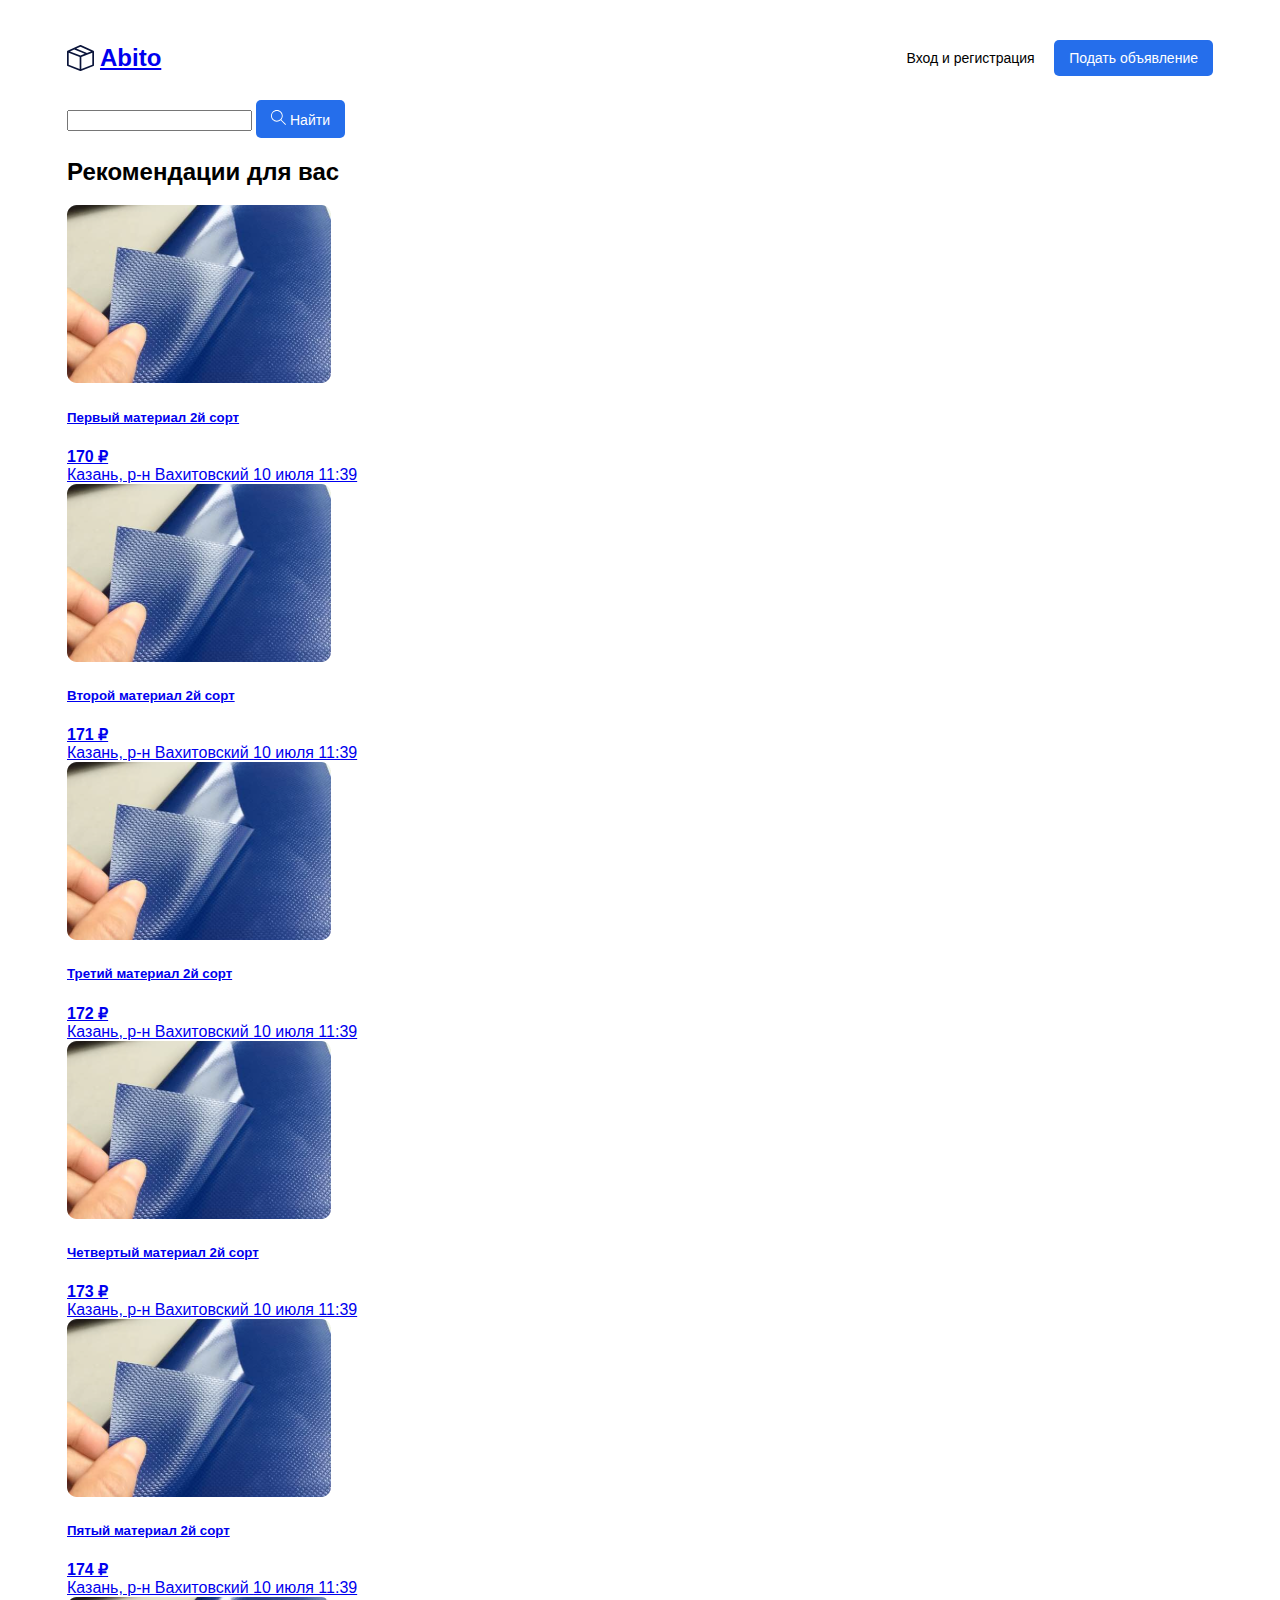
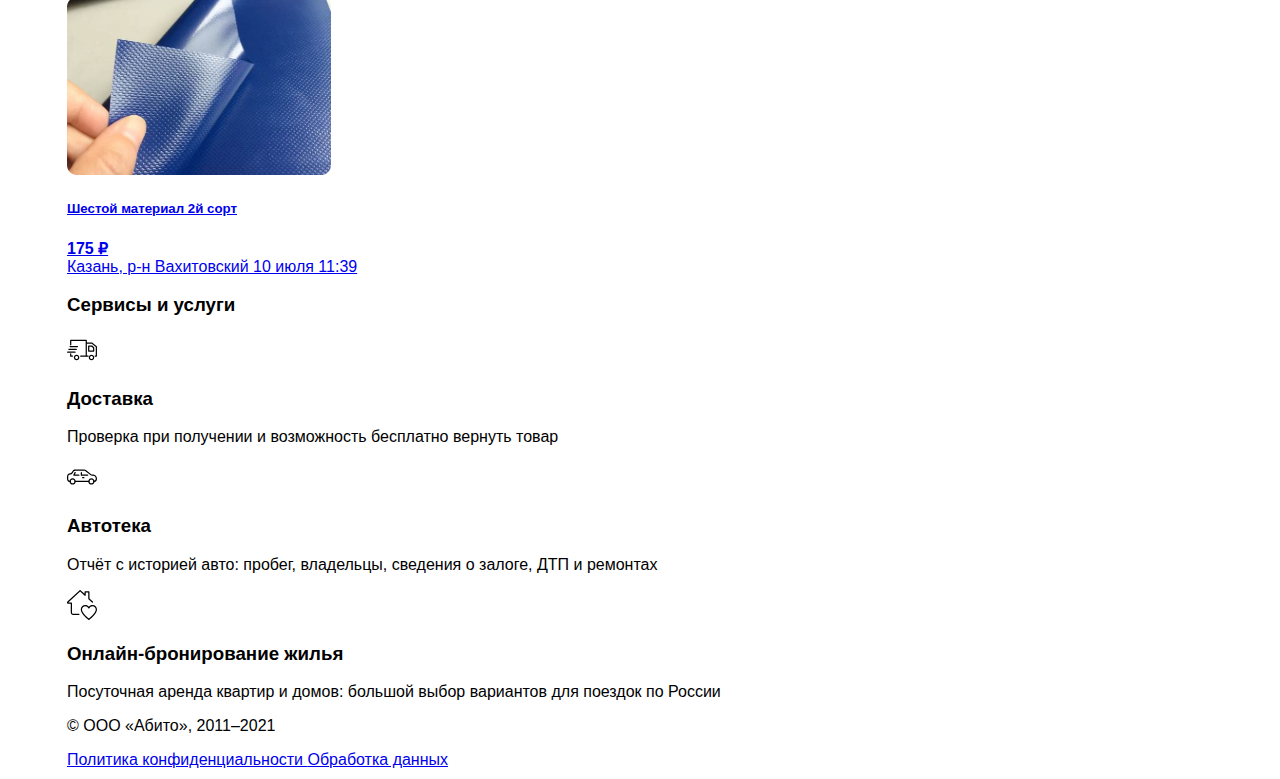
<file: index.html>
<!DOCTYPE html>
<html lang="en">
<head>
    <meta charset="UTF-8">
    <meta name="viewport" content="width=device-width, initial-scale=1.0">
    <link rel="stylesheet" href="./style.css">
    <script src="./script.js" defer></script>
    <title>Abito</title>
</head>
<body>
    <header class="header">
        <div class="container">
            <div class="header-box">
                <a href="/" class="header-logo">
                    <img src="./image/logo.svg" alt="logo">
                    <span>Abito</span>
                </a>
                <div class="header-controls">
                    <button class="btn btn-outline">Вход и регистрация</button>
                    <button class="btn btn-primary">Подать объявление</button>
                </div>
                <div class="header-burger">
                    <img src="./image/burger.svg" alt="burger">
                </div>
            </div>
    </header>
    <main>
        <section class="search">
            <div class="container">
                <div class="search-box">
                    <input type="text">
                    <button class="btn btn-primary search-btn">
                        <img class="search-btn_icon" src="./image/search.svg" alt="search">
                        <span class="search-btn_text">Найти</span>
                    </button>
                </div>
            </div>
        </section>
        <section class="content">
            <div class="container">
                <div class="content-box">
                    <div class="content-main">
                        <h2 class="content-main_title">Рекомендации для вас</h2>
                        <div class="content-main_list">
                            <!--<a href="/product.html" class="content-main_list-item">
                                <div class="content-main_list-item-img">
                                    <img src="./image/card-img.png" alt="card-img">
                                </div>
                                <h5 class="content-main_list-item-title">
                                    Пвх-материал 2й сорт
                                </h5>
                                <strong class="content-main_list-item-price">
                                    170 ₽
                                </strong>
                                <div class="content-main_list-item-desc-box">
                                    <span class="content-main_list-item-desc">
                                        Казань, р-н Вахитовский
                                    </span>
                                    <span class="content-main_list-item-desc">
                                        10 июля 11:39
                                    </span>
                                </div>
                            </a>
                            <a href="/product.html" class="content-main_list-item">
                                <div class="content-main_list-item-img">
                                    <img src="./image/card-img.png" alt="card-img">
                                </div>
                                <h5 class="content-main_list-item-title">
                                    Пвх-материал 2й сорт
                                </h5>
                                <strong class="content-main_list-item-price">
                                    170 ₽
                                </strong>
                                <div class="content-main_list-item-desc-box">
                                    <span class="content-main_list-item-desc">
                                        Казань, р-н Вахитовский
                                    </span>
                                    <span class="content-main_list-item-desc">
                                        10 июля 11:39
                                    </span>
                                </div>
                            </a>
                            <a href="/product.html" class="content-main_list-item">
                                <div class="content-main_list-item-img">
                                    <img src="./image/card-img.png" alt="card-img">
                                </div>
                                <h5 class="content-main_list-item-title">
                                    Пвх-материал 2й сорт
                                </h5>
                                <strong class="content-main_list-item-price">
                                    170 ₽
                                </strong>
                                <div class="content-main_list-item-desc-box">
                                    <span class="content-main_list-item-desc">
                                        Казань, р-н Вахитовский
                                    </span>
                                    <span class="content-main_list-item-desc">
                                        10 июля 11:39
                                    </span>
                                </div>
                            </a>
                            <a href="/product.html" class="content-main_list-item">
                                <div class="content-main_list-item-img">
                                    <img src="./image/card-img.png" alt="card-img">
                                </div>
                                <h5 class="content-main_list-item-title">
                                    Пвх-материал 2й сорт
                                </h5>
                                <strong class="content-main_list-item-price">
                                    170 ₽
                                </strong>
                                <div class="content-main_list-item-desc-box">
                                    <span class="content-main_list-item-desc">
                                        Казань, р-н Вахитовский
                                    </span>
                                    <span class="content-main_list-item-desc">
                                        10 июля 11:39
                                    </span>
                                </div>
                            </a>
                            <a href="/product.html" class="content-main_list-item">
                                <div class="content-main_list-item-img">
                                    <img src="./image/card-img.png" alt="card-img">
                                </div>
                                <h5 class="content-main_list-item-title">
                                    Пвх-материал 2й сорт
                                </h5>
                                <strong class="content-main_list-item-price">
                                    170 ₽
                                </strong>
                                <div class="content-main_list-item-desc-box">
                                    <span class="content-main_list-item-desc">
                                        Казань, р-н Вахитовский
                                    </span>
                                    <span class="content-main_list-item-desc">
                                        10 июля 11:39
                                    </span>
                                </div>
                            </a>
                            <a href="/product.html" class="content-main_list-item">
                                <div class="content-main_list-item-img">
                                    <img src="./image/card-img.png" alt="card-img">
                                </div>
                                <h5 class="content-main_list-item-title">
                                    Пвх-материал 2й сорт
                                </h5>
                                <strong class="content-main_list-item-price">
                                    170 ₽
                                </strong>
                                <div class="content-main_list-item-desc-box">
                                    <span class="content-main_list-item-desc">
                                        Казань, р-н Вахитовский
                                    </span>
                                    <span class="content-main_list-item-desc">
                                        10 июля 11:39
                                    </span>
                                </div>
                            </a> -->
                        </div>
                    </div>
                    <div class="content-side">
                        <h3 class="content-side_title">Сервисы и услуги</h3>
                        <div class="content-side_list">
                            <div class="content-side_list-item">
                                <img class="content-side_list-item-img" src="./image/side-info-1.svg" alt="side-info-1">
                                <h3 class="content-side_list-item-title">Доставка</h3>
                                <p class="content-side_list-item-text">
                                    Проверка при получении и возможность бесплатно вернуть товар
                                </p>
                            </div>
                            <div class="content-side_list-item">
                                <img class="content-side_list-item-img" src="./image/side-info-2.svg" alt="side-info-2">
                                <h3 class="content-side_list-item-title">Автотека</h3>
                                <p class="content-side_list-item-text">
                                    Отчёт с историей авто: пробег, владельцы, сведения о залоге, ДТП и ремонтах
                                </p>
                            </div>
                            <div class="content-side_list-item">
                                <img class="content-side_list-item-img" src="./image/side-info-3.svg" alt="side-info-3">
                                <h3 class="content-side_list-item-title">Онлайн-бронирование жилья</h3>
                                <p class="content-side_list-item-text">
                                    Посуточная аренда квартир и домов: большой выбор вариантов для поездок по России
                                </p>
                            </div>
                        </div>
                        <div class="content-side_footer">
                            <p class="content-side_footer-item">
                                © ООО «Абито», 2011–2021
                            </p>
                            <a href="#" class="content-side_footer-item">
                                Политика конфиденциальности
                            </a>
                            <a href="#" class="content-side_footer-item">
                                Обработка данных
                            </a>
                        </div>
                    </div>
                </div>
            </div>
        </section>
    </main>
</body>
</html>
</file>
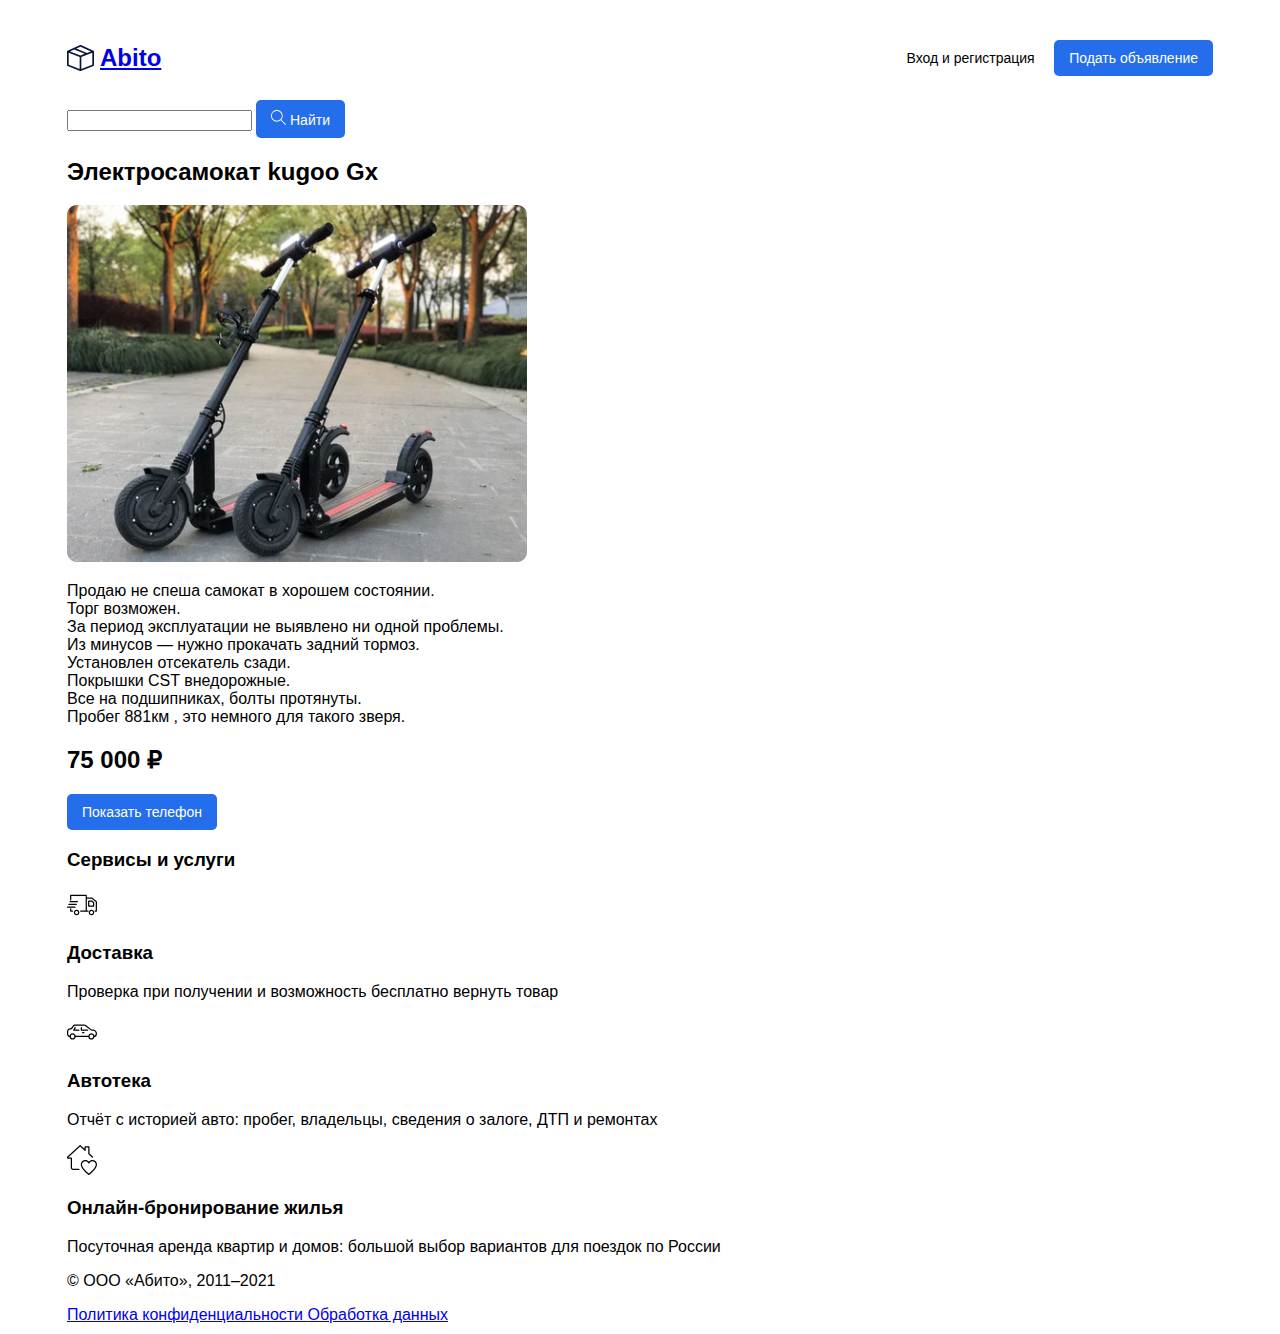
<file: product.html>
<!DOCTYPE html>
<html lang="en">
<head>
    <meta charset="UTF-8">
    <meta name="viewport" content="width=device-width, initial-scale=1.0">
    <link rel="stylesheet" href="./style.css">
    <title>Abito</title>
</head>
<body>
    <header class="header">
        <div class="container">
            <div class="header-box">
                <a href="/" class="header-logo">
                    <img src="./image/logo.svg" alt="logo">
                    <span>Abito</span>
                </a>
                <div class="header-controls">
                    <button class="btn btn-outline">Вход и регистрация</button>
                    <button class="btn btn-primary">Подать объявление</button>
                </div>
                <div class="header-burger">
                    <img src="./image/burger.svg" alt="burger">
                </div>
            </div>
    </header>
    <main>
        <section class="search">
            <div class="container">
                <div class="search-box">
                    <input type="text">
                    <button class="btn btn-primary search-btn">
                        <img class="search-btn_icon" src="./image/search.svg" alt="search">
                        <span class="search-btn_text">Найти</span>
                    </button>
                </div>
            </div>
        </section>
        <section class="content">
            <div class="container">
                <div class="content-box">
                    <div class="content-product">
                        <div class="content-product_left">
                            <h2 class="content-product_title">Электросамокат kugoo Gx</h2>
                            <img class="content-product_img" src="./image/product-img.jpg" alt="product-img">
                            <p class="content-product_text">
                                Продаю не спеша самокат в хорошем состоянии. <br>
                                Торг возможен. <br>
                                За период эксплуатации не выявлено ни одной проблемы. <br>
                                Из минусов — нужно прокачать задний тормоз. <br>
                                Установлен отсекатель сзади. <br>
                                Покрышки CST внедорожные. <br>
                                Все на подшипниках, болты протянуты. <br>
                                Пробег 881км , это немного для такого зверя.
                            </p>
                        </div>
                        <div class="content-product_right">
                            <h2 class="content-product_price">75 000 ₽</h2>
                            <button class="btn btn-primary btn-product">
                                <span class="product-btn_text">Показать телефон</span>
                            </button>
                        </div>
                    </div>
                    <div class="content-side">
                        <h3 class="content-side_title">Сервисы и услуги</h3>
                        <div class="content-side_list">
                            <div class="content-side_list-item">
                                <img class="content-side_list-item-img" src="./image/side-info-1.svg" alt="side-info-1">
                                <h3 class="content-side_list-item-title">Доставка</h3>
                                <p class="content-side_list-item-text">
                                    Проверка при получении и возможность бесплатно вернуть товар
                                </p>
                            </div>
                            <div class="content-side_list-item">
                                <img class="content-side_list-item-img" src="./image/side-info-2.svg" alt="side-info-2">
                                <h3 class="content-side_list-item-title">Автотека</h3>
                                <p class="content-side_list-item-text">
                                    Отчёт с историей авто: пробег, владельцы, сведения о залоге, ДТП и ремонтах
                                </p>
                            </div>
                            <div class="content-side_list-item">
                                <img class="content-side_list-item-img" src="./image/side-info-3.svg" alt="side-info-3">
                                <h3 class="content-side_list-item-title">Онлайн-бронирование жилья</h3>
                                <p class="content-side_list-item-text">
                                    Посуточная аренда квартир и домов: большой выбор вариантов для поездок по России
                                </p>
                            </div>
                        </div>
                        <div class="content-side_footer">
                            <p class="content-side_footer-item">
                                © ООО «Абито», 2011–2021
                            </p>
                            <a href="#" class="content-side_footer-item">
                                Политика конфиденциальности
                            </a>
                            <a href="#" class="content-side_footer-item">
                                Обработка данных
                            </a>
                        </div>
                    </div>
                </div>
            </div>
        </section>
    </main>
</body>
</html>
</file>
<file: style.css>
* {
    box-sizing: border-box;
}

body {
    margin: 10px;
    font-family: sans-serif;
}

.container {
    width: 100%;
    max-width: 1170px;
    padding: 0 12px;
    margin: 0 auto;
}

.btn {
    line-height: 16px;
    font-size: 14px;
    font-weight: 400;
    padding: 10px 15px;
    border-radius: 5px;
    border: none;
    cursor: pointer;
}
.btn-outline {
    background-color: transparent;
}

.btn-primary {
    background-color: rgb(37, 110, 235);
    color: rgb(255, 255, 255);
}

.header{
    padding-top: 30px;
    padding-bottom: 24px;
}

.header-box{
    display: flex;
    justify-content: space-between;
    align-items: center;
}

.header-logo {
    display: flex;
    justify-content: flex-start;
    align-items: center;
}

.header-logo span {
    line-height: 28px;
    font-size: 24px;
    font-weight: 700;
    margin-left: 6px;
}

.header-burger {
    width: 30px;
    height: 15px;
    display: none;
}

@media (max-width: 1200px) {
    .container {
        max-width: 930px;
    }
}

@media (max-width: 991px) {
    .container {
        max-width: 730px;
    }
}

@media (max-width: 786px) {
    .container {
        max-width: 100%;
    }

    .header-controls{
        display: none;
    }

    .header-burger {
        display: block;
    }

}
</file>
